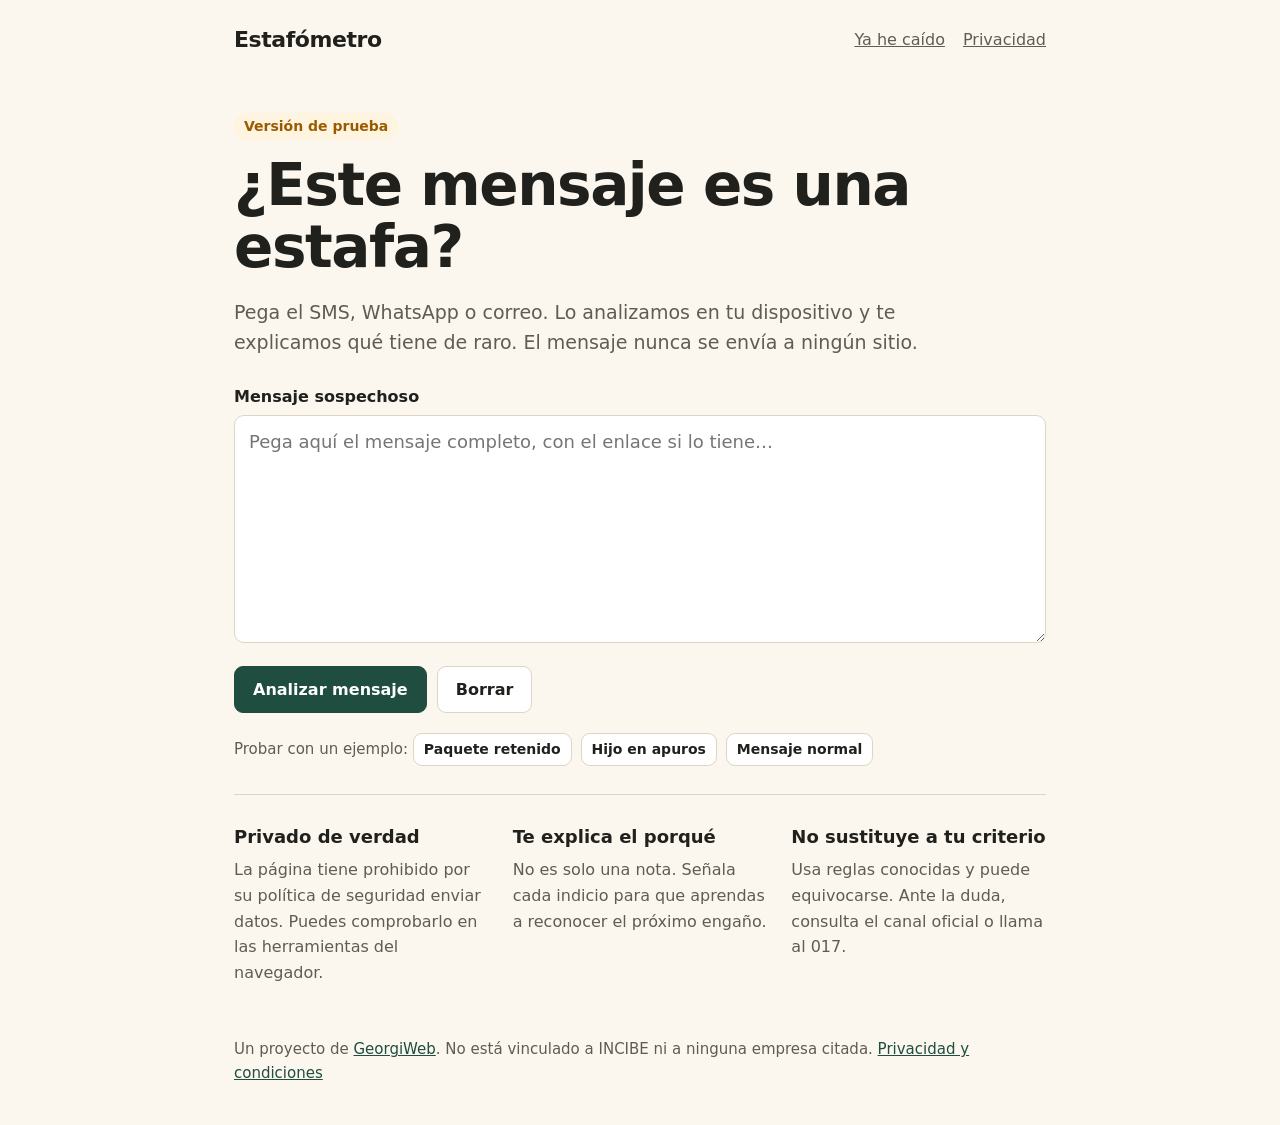
<file: index.html>
<!DOCTYPE html>
<html lang="es">
<head>
<meta charset="UTF-8">
<meta name="viewport" content="width=device-width, initial-scale=1">
<title>Estafómetro · ¿Este mensaje es una estafa?</title>
<meta name="description" content="Pega un SMS o correo sospechoso y descubre si parece una estafa. El mensaje no sale de tu dispositivo.">
<meta name="robots" content="noindex">
<link rel="icon" href="icono.svg" type="image/svg+xml">
<link rel="stylesheet" href="estilos.css">
</head>
<body>
<header class="cabecera">
  <a class="marca" href="index.html">Estafómetro</a>
  <nav aria-label="Principal">
    <a href="primera-hora.html">Ya he caído</a>
    <a href="privacidad.html">Privacidad</a>
  </nav>
</header>

<main>
  <section class="portada">
    <p class="prueba">Versión de prueba</p>
    <h1>¿Este mensaje es una estafa?</h1>
    <p class="entradilla">Pega el SMS, WhatsApp o correo. Lo analizamos en tu dispositivo y te explicamos qué tiene de raro. El mensaje nunca se envía a ningún sitio.</p>

    <label for="mensaje">Mensaje sospechoso</label>
    <textarea id="mensaje" rows="7" spellcheck="false" autocomplete="off" placeholder="Pega aquí el mensaje completo, con el enlace si lo tiene…"></textarea>
    <div class="acciones">
      <button id="analizar" class="principal" type="button">Analizar mensaje</button>
      <button id="limpiar" type="button">Borrar</button>
    </div>
    <p class="ejemplos">Probar con un ejemplo:
      <button type="button" data-ejemplo="paquete">Paquete retenido</button>
      <button type="button" data-ejemplo="familiar">Hijo en apuros</button>
      <button type="button" data-ejemplo="normal">Mensaje normal</button>
    </p>
  </section>

  <section id="resultado" class="resultado" tabindex="-1" aria-live="polite" hidden></section>

  <section class="explicacion">
    <div>
      <h2>Privado de verdad</h2>
      <p>La página tiene prohibido por su política de seguridad enviar datos. Puedes comprobarlo en las herramientas del navegador.</p>
    </div>
    <div>
      <h2>Te explica el porqué</h2>
      <p>No es solo una nota. Señala cada indicio para que aprendas a reconocer el próximo engaño.</p>
    </div>
    <div>
      <h2>No sustituye a tu criterio</h2>
      <p>Usa reglas conocidas y puede equivocarse. Ante la duda, consulta el canal oficial o llama al 017.</p>
    </div>
  </section>
</main>

<footer class="pie">
  <p>Un proyecto de <a href="https://georgiweb.com">GeorgiWeb</a>. No está vinculado a INCIBE ni a ninguna empresa citada. <a href="privacidad.html">Privacidad y condiciones</a></p>
</footer>
<script src="analizador.js?v=2"></script>
<script src="app.js"></script>
</body>
</html>
</file>
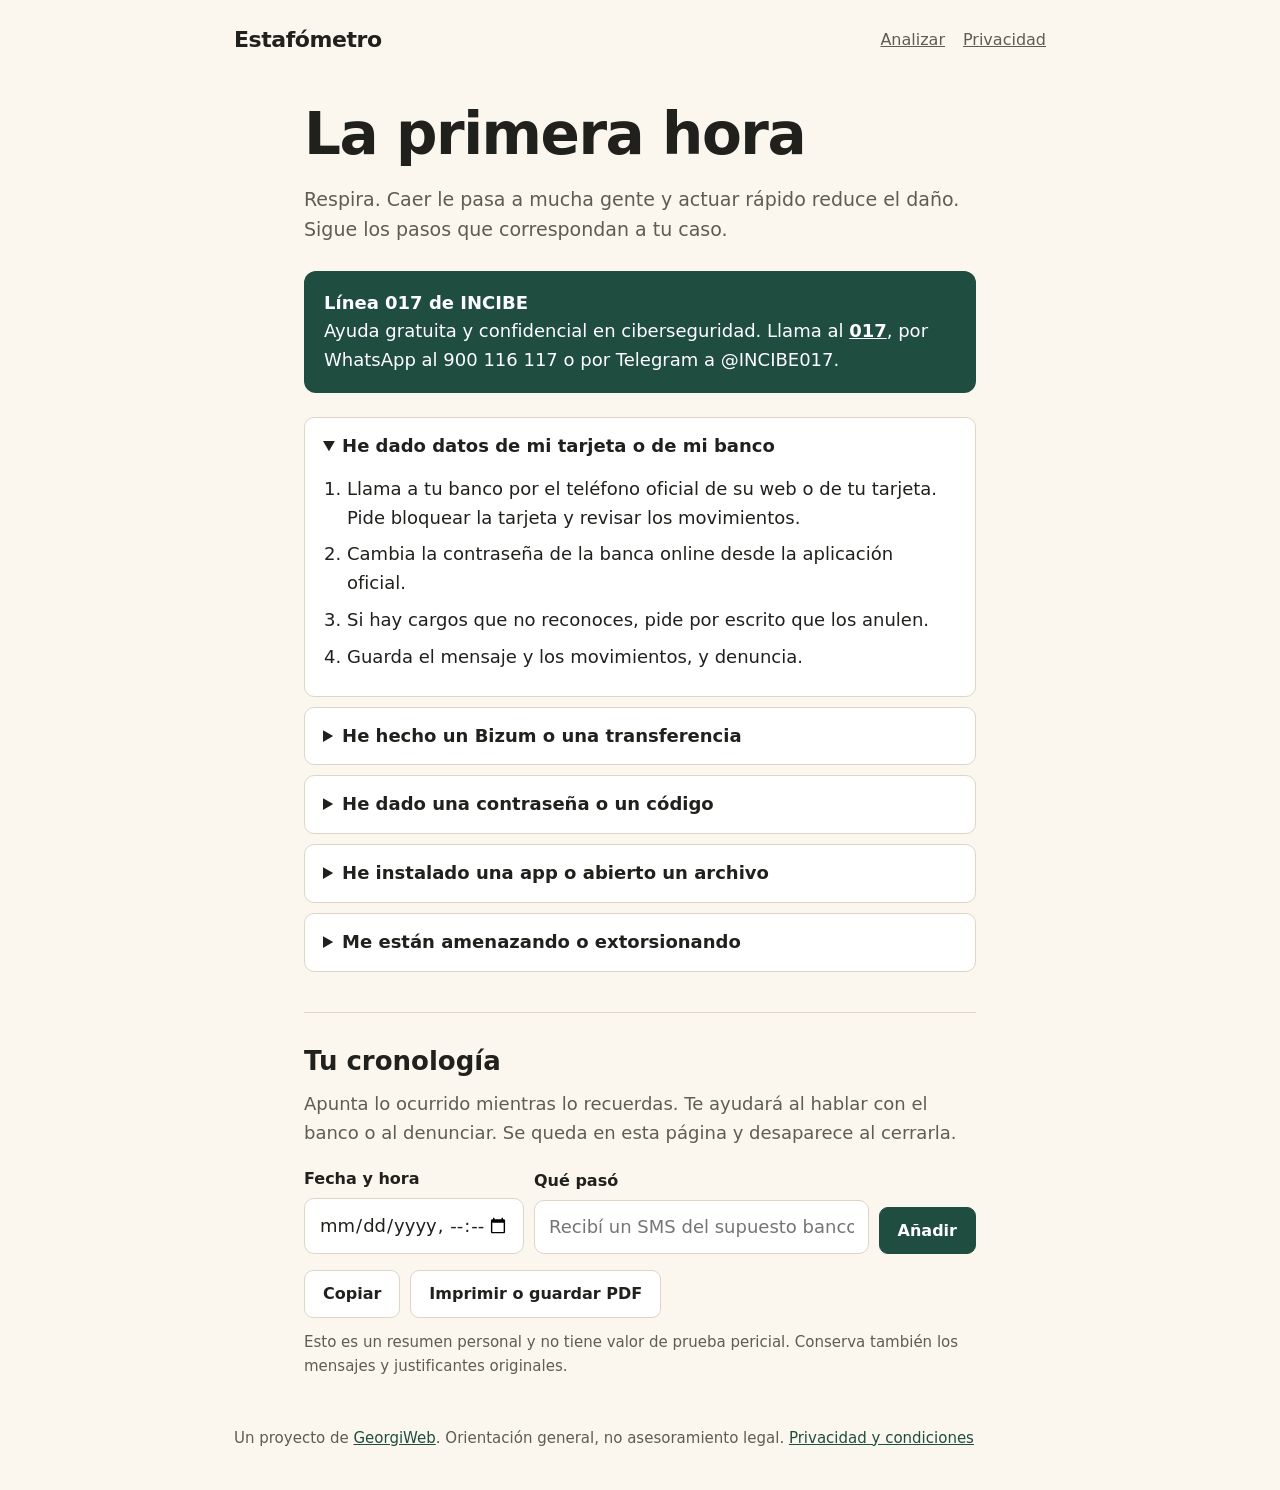
<file: primera-hora.html>
<!DOCTYPE html>
<html lang="es">
<head>
<meta charset="UTF-8">
<meta name="viewport" content="width=device-width, initial-scale=1">
<title>La primera hora · Estafómetro</title>
<meta name="description" content="Qué hacer en la primera hora si has caído en una estafa online.">
<meta name="robots" content="noindex">
<link rel="icon" href="icono.svg" type="image/svg+xml">
<link rel="stylesheet" href="estilos.css">
</head>
<body>
<header class="cabecera">
  <a class="marca" href="index.html">Estafómetro</a>
  <nav aria-label="Principal">
    <a href="index.html">Analizar</a>
    <a href="privacidad.html">Privacidad</a>
  </nav>
</header>

<main class="estrecho">
  <h1>La primera hora</h1>
  <p class="entradilla">Respira. Caer le pasa a mucha gente y actuar rápido reduce el daño. Sigue los pasos que correspondan a tu caso.</p>

  <aside class="aviso-017">
    <strong>Línea 017 de INCIBE</strong>
    <p>Ayuda gratuita y confidencial en ciberseguridad. Llama al <a href="tel:017">017</a>, por WhatsApp al 900 116 117 o por Telegram a @INCIBE017.</p>
  </aside>

  <details open>
    <summary>He dado datos de mi tarjeta o de mi banco</summary>
    <ol>
      <li>Llama a tu banco por el teléfono oficial de su web o de tu tarjeta. Pide bloquear la tarjeta y revisar los movimientos.</li>
      <li>Cambia la contraseña de la banca online desde la aplicación oficial.</li>
      <li>Si hay cargos que no reconoces, pide por escrito que los anulen.</li>
      <li>Guarda el mensaje y los movimientos, y denuncia.</li>
    </ol>
  </details>
  <details>
    <summary>He hecho un Bizum o una transferencia</summary>
    <ol>
      <li>Avisa a tu banco cuanto antes e indica la fecha, la hora, el importe y el destino.</li>
      <li>Guarda capturas de la conversación y del justificante.</li>
      <li>Denuncia y entrega la copia de la denuncia al banco.</li>
    </ol>
  </details>
  <details>
    <summary>He dado una contraseña o un código</summary>
    <ol>
      <li>Cambia esa contraseña desde la web oficial, y en cualquier otro servicio donde la repitas.</li>
      <li>Activa la verificación en dos pasos.</li>
      <li>Cierra las sesiones abiertas en los ajustes de la cuenta.</li>
      <li>Si te han quitado WhatsApp, avisa a tus contactos por otra vía para que no te crean.</li>
    </ol>
  </details>
  <details>
    <summary>He instalado una app o abierto un archivo</summary>
    <ol>
      <li>Desconecta el dispositivo de internet: modo avión o WiFi apagada.</li>
      <li>Desde otro dispositivo limpio, cambia las contraseñas del banco y del correo.</li>
      <li>No borres nada todavía si vas a denunciar. Pide ayuda al 017 o a un técnico de confianza.</li>
    </ol>
  </details>
  <details>
    <summary>Me están amenazando o extorsionando</summary>
    <ol>
      <li>No pagues ni respondas. Pagar no garantiza que paren.</li>
      <li>Guarda los mensajes y bloquea al remitente.</li>
      <li>Si la amenaza es creíble o hay imágenes tuyas, denuncia y llama al 017.</li>
    </ol>
  </details>

  <section class="cronologia">
    <h2>Tu cronología</h2>
    <p>Apunta lo ocurrido mientras lo recuerdas. Te ayudará al hablar con el banco o al denunciar. Se queda en esta página y desaparece al cerrarla.</p>
    <form id="form-cronologia" class="fila-cronologia">
      <div>
        <label for="momento">Fecha y hora</label>
        <input id="momento" type="datetime-local" required>
      </div>
      <div class="ancha">
        <label for="hecho">Qué pasó</label>
        <input id="hecho" type="text" maxlength="300" required placeholder="Recibí un SMS del supuesto banco y pulsé el enlace">
      </div>
      <button class="principal" type="submit">Añadir</button>
    </form>
    <ol id="lista-cronologia" class="lista-cronologia"></ol>
    <div class="acciones">
      <button id="copiar" type="button">Copiar</button>
      <button id="imprimir" type="button">Imprimir o guardar PDF</button>
    </div>
    <p id="estado-copia" class="nota" role="status"></p>
    <p class="nota">Esto es un resumen personal y no tiene valor de prueba pericial. Conserva también los mensajes y justificantes originales.</p>
  </section>
</main>

<footer class="pie">
  <p>Un proyecto de <a href="https://georgiweb.com">GeorgiWeb</a>. Orientación general, no asesoramiento legal. <a href="privacidad.html">Privacidad y condiciones</a></p>
</footer>
<script src="cronologia.js"></script>
</body>
</html>
</file>
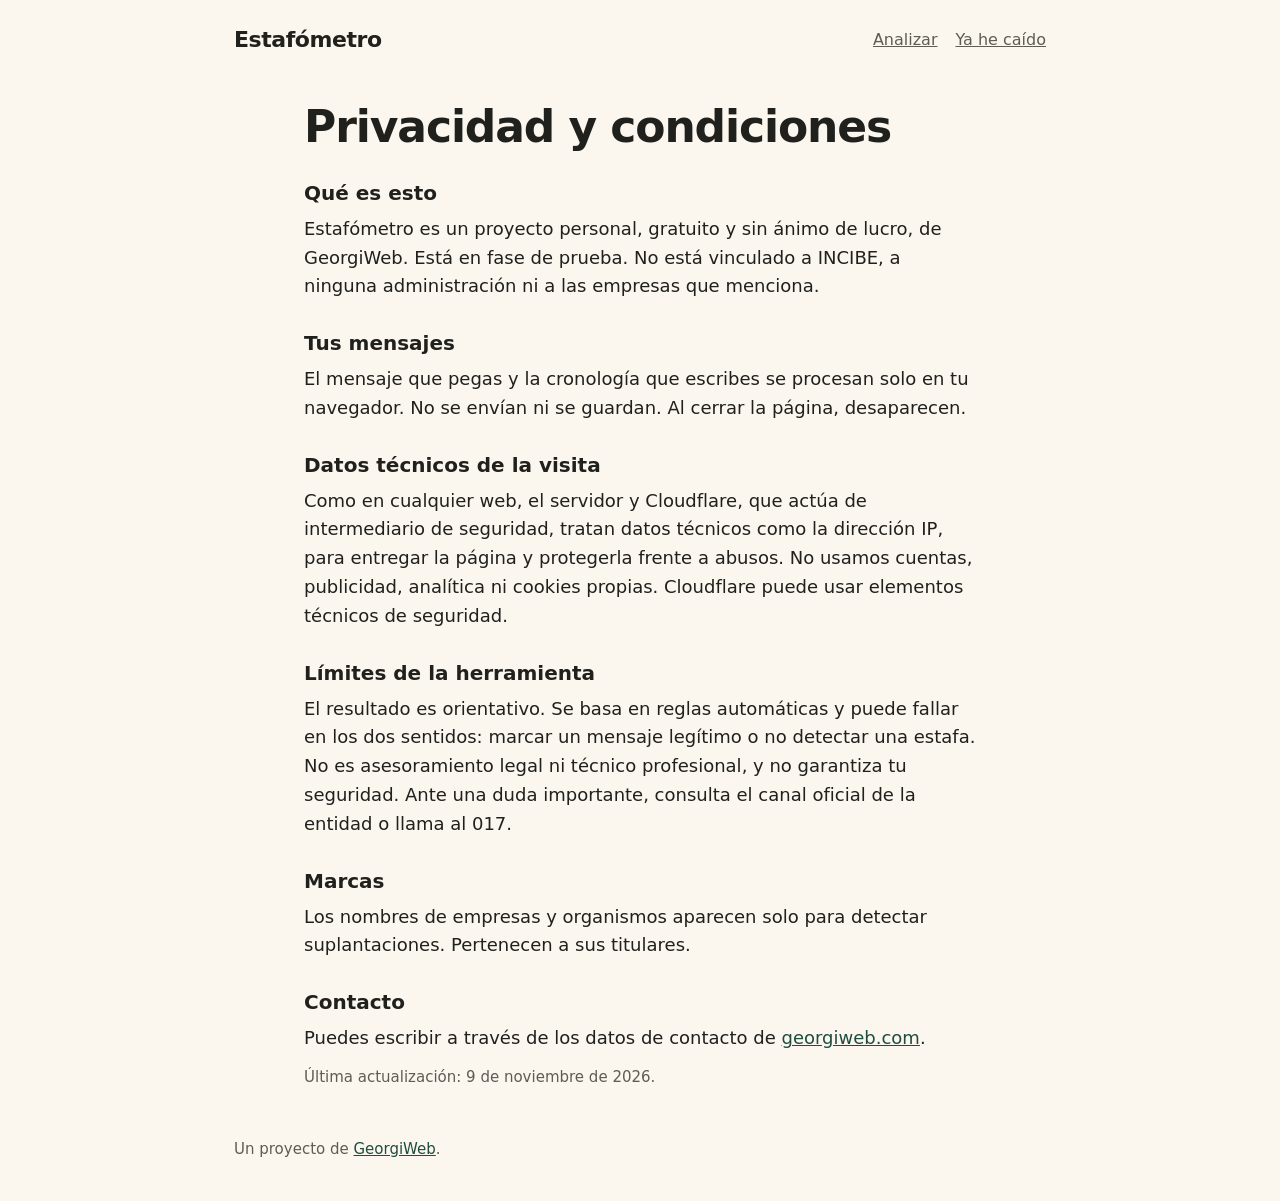
<file: privacidad.html>
<!DOCTYPE html>
<html lang="es">
<head>
<meta charset="UTF-8">
<meta name="viewport" content="width=device-width, initial-scale=1">
<title>Privacidad y condiciones · Estafómetro</title>
<meta name="robots" content="noindex">
<link rel="icon" href="icono.svg" type="image/svg+xml">
<link rel="stylesheet" href="estilos.css">
</head>
<body>
<header class="cabecera">
  <a class="marca" href="index.html">Estafómetro</a>
  <nav aria-label="Principal">
    <a href="index.html">Analizar</a>
    <a href="primera-hora.html">Ya he caído</a>
  </nav>
</header>

<main class="estrecho texto-legal">
  <h1>Privacidad y condiciones</h1>

  <h2>Qué es esto</h2>
  <p>Estafómetro es un proyecto personal, gratuito y sin ánimo de lucro, de GeorgiWeb. Está en fase de prueba. No está vinculado a INCIBE, a ninguna administración ni a las empresas que menciona.</p>

  <h2>Tus mensajes</h2>
  <p>El mensaje que pegas y la cronología que escribes se procesan solo en tu navegador. No se envían ni se guardan. Al cerrar la página, desaparecen.</p>

  <h2>Datos técnicos de la visita</h2>
  <p>Como en cualquier web, el servidor y Cloudflare, que actúa de intermediario de seguridad, tratan datos técnicos como la dirección IP, para entregar la página y protegerla frente a abusos. No usamos cuentas, publicidad, analítica ni cookies propias. Cloudflare puede usar elementos técnicos de seguridad.</p>

  <h2>Límites de la herramienta</h2>
  <p>El resultado es orientativo. Se basa en reglas automáticas y puede fallar en los dos sentidos: marcar un mensaje legítimo o no detectar una estafa. No es asesoramiento legal ni técnico profesional, y no garantiza tu seguridad. Ante una duda importante, consulta el canal oficial de la entidad o llama al 017.</p>

  <h2>Marcas</h2>
  <p>Los nombres de empresas y organismos aparecen solo para detectar suplantaciones. Pertenecen a sus titulares.</p>

  <h2>Contacto</h2>
  <p>Puedes escribir a través de los datos de contacto de <a href="https://georgiweb.com/#contacto">georgiweb.com</a>.</p>

  <p class="nota">Última actualización: 9 de noviembre de 2026.</p>
</main>

<footer class="pie">
  <p>Un proyecto de <a href="https://georgiweb.com">GeorgiWeb</a>.</p>
</footer>
</body>
</html>
</file>
<file: estilos.css>
:root {
  --fondo: #fbf7ef;
  --superficie: #ffffff;
  --borde: #ddd5c6;
  --texto: #20201d;
  --suave: #5f5c54;
  --principal: #1f4d3f;
  --principal-texto: #ffffff;
  --alto: #b3261e;
  --alto-fondo: #fdecea;
  --medio: #9a5b00;
  --medio-fondo: #fff4df;
  --bajo: #1f6b4f;
  --bajo-fondo: #e8f5ef;
}

* { box-sizing: border-box; }
[hidden] { display: none !important; }
body { margin: 0; background: var(--fondo); color: var(--texto); font: 18px/1.6 system-ui, -apple-system, "Segoe UI", Roboto, sans-serif; }
a { color: var(--principal); }
:focus-visible { outline: 3px solid #d98a00; outline-offset: 2px; }

.cabecera, main, .pie { width: min(860px, 100%); margin: 0 auto; padding-inline: 24px; }
.cabecera { display: flex; align-items: center; justify-content: space-between; gap: 16px; padding-block: 22px; }
.marca { color: var(--texto); font-size: 22px; font-weight: 800; letter-spacing: -.02em; text-decoration: none; }
nav { display: flex; gap: 18px; }
nav a { color: var(--suave); font-size: 16px; }

.portada { padding-block: 32px 28px; }
.prueba { display: inline-block; margin: 0 0 14px; padding: 2px 10px; border-radius: 99px; background: var(--medio-fondo); color: var(--medio); font-size: 14px; font-weight: 650; }
h1 { margin: 0; font-size: clamp(36px, 7vw, 58px); line-height: 1.08; letter-spacing: -.025em; }
.entradilla { max-width: 62ch; margin: 18px 0 26px; color: var(--suave); font-size: 19px; }
p { margin: 0; }

label { display: block; margin-bottom: 6px; font-weight: 650; font-size: 16px; }
textarea, input { width: 100%; padding: 12px 14px; border: 1px solid var(--borde); border-radius: 10px; background: var(--superficie); color: var(--texto); font: inherit; }
textarea { min-height: 170px; resize: vertical; }

.acciones { display: flex; flex-wrap: wrap; gap: 10px; margin-top: 14px; }
button { padding: 10px 18px; border: 1px solid var(--borde); border-radius: 9px; background: var(--superficie); color: var(--texto); font: inherit; font-weight: 600; font-size: 16px; cursor: pointer; }
button:hover { border-color: var(--principal); }
button.principal { border-color: var(--principal); background: var(--principal); color: var(--principal-texto); }
.ejemplos { margin-top: 16px; color: var(--suave); font-size: 15px; }
.ejemplos button { margin: 4px 4px 0 0; padding: 4px 10px; font-size: 14px; }

.resultado { margin-block: 12px 32px; padding: 26px; border: 1px solid var(--borde); border-left-width: 6px; border-radius: 12px; background: var(--superficie); }
.resultado.alto { border-left-color: var(--alto); }
.resultado.medio { border-left-color: var(--medio); }
.resultado.bajo { border-left-color: var(--bajo); }
.veredicto { display: flex; align-items: center; gap: 20px; }
.cifra { font-size: 58px; line-height: 1; font-weight: 800; font-variant-numeric: tabular-nums; }
.alto .cifra, .alto h2 { color: var(--alto); }
.medio .cifra, .medio h2 { color: var(--medio); }
.bajo .cifra, .bajo h2 { color: var(--bajo); }
.veredicto h2 { margin: 0; font-size: 28px; line-height: 1.2; }
.veredicto p { color: var(--suave); }
.barra { height: 8px; margin-top: 18px; overflow: hidden; border-radius: 99px; background: #ece6da; }
.barra span { display: block; height: 100%; background: currentColor; }
.alto .barra { color: var(--alto); }
.medio .barra { color: var(--medio); }
.bajo .barra { color: var(--bajo); }
.resultado h3 { margin: 26px 0 10px; font-size: 19px; }
.senales, .pasos { margin: 0; padding: 0; list-style: none; }
.senales li { padding: 12px 0; border-top: 1px solid var(--borde); }
.senales p { color: var(--suave); font-size: 16px; }
.senales code { display: inline-block; max-width: 100%; margin-top: 6px; padding: 2px 8px; border-radius: 5px; background: #f1ece2; font-size: 14px; overflow-wrap: anywhere; }
.pasos { list-style: decimal; padding-left: 22px; }
.pasos li { margin-bottom: 6px; }
.ayuda-final { margin-top: 18px; font-weight: 650; }

.explicacion { display: grid; grid-template-columns: repeat(3, 1fr); gap: 24px; padding-block: 28px; border-top: 1px solid var(--borde); }
.explicacion h2 { margin: 0 0 6px; font-size: 18px; }
.explicacion p { color: var(--suave); font-size: 16px; }

.estrecho { width: min(720px, 100%); padding-block: 24px; }
.aviso-017 { margin-bottom: 24px; padding: 18px 20px; border-radius: 12px; background: var(--principal); color: var(--principal-texto); }
.aviso-017 a { color: inherit; font-weight: 700; }
details { margin-bottom: 10px; border: 1px solid var(--borde); border-radius: 10px; background: var(--superficie); }
summary { padding: 14px 18px; font-weight: 650; cursor: pointer; }
details ol { margin: 0; padding: 0 22px 16px 42px; }
details li { margin-bottom: 8px; }

.cronologia { margin-top: 40px; padding-top: 28px; border-top: 1px solid var(--borde); }
.cronologia h2 { margin: 0 0 8px; font-size: 26px; }
.cronologia > p { color: var(--suave); }
.fila-cronologia { display: grid; grid-template-columns: 220px 1fr auto; gap: 10px; align-items: end; margin-top: 18px; }
.lista-cronologia { margin: 16px 0 0; padding: 0; list-style: none; }
.lista-cronologia li { display: grid; grid-template-columns: 150px 1fr auto; gap: 12px; align-items: center; padding: 10px 0; border-top: 1px solid var(--borde); }
.lista-cronologia time { color: var(--suave); font-size: 15px; }
.lista-cronologia button { padding: 3px 9px; font-size: 14px; }
.nota { margin-top: 12px; color: var(--suave); font-size: 15px; }

.texto-legal h1 { font-size: clamp(32px, 6vw, 44px); margin-bottom: 18px; }
.texto-legal h2 { margin: 26px 0 6px; font-size: 20px; }

.pie { padding-block: 24px 40px; color: var(--suave); font-size: 15px; }

@media (max-width: 720px) {
  .explicacion { grid-template-columns: 1fr; gap: 16px; }
  .fila-cronologia { grid-template-columns: 1fr; }
  .lista-cronologia li { grid-template-columns: 1fr auto; }
  .lista-cronologia time { grid-column: 1 / -1; }
}
@media (max-width: 520px) {
  .cabecera, main, .pie { padding-inline: 16px; }
  .resultado { padding: 18px; }
  .veredicto { align-items: flex-start; }
}
@media print {
  .cabecera, .aviso-017, details, .fila-cronologia, .acciones, .pie, .lista-cronologia button { display: none !important; }
  body { background: #fff; font-size: 13px; }
}
</file>
